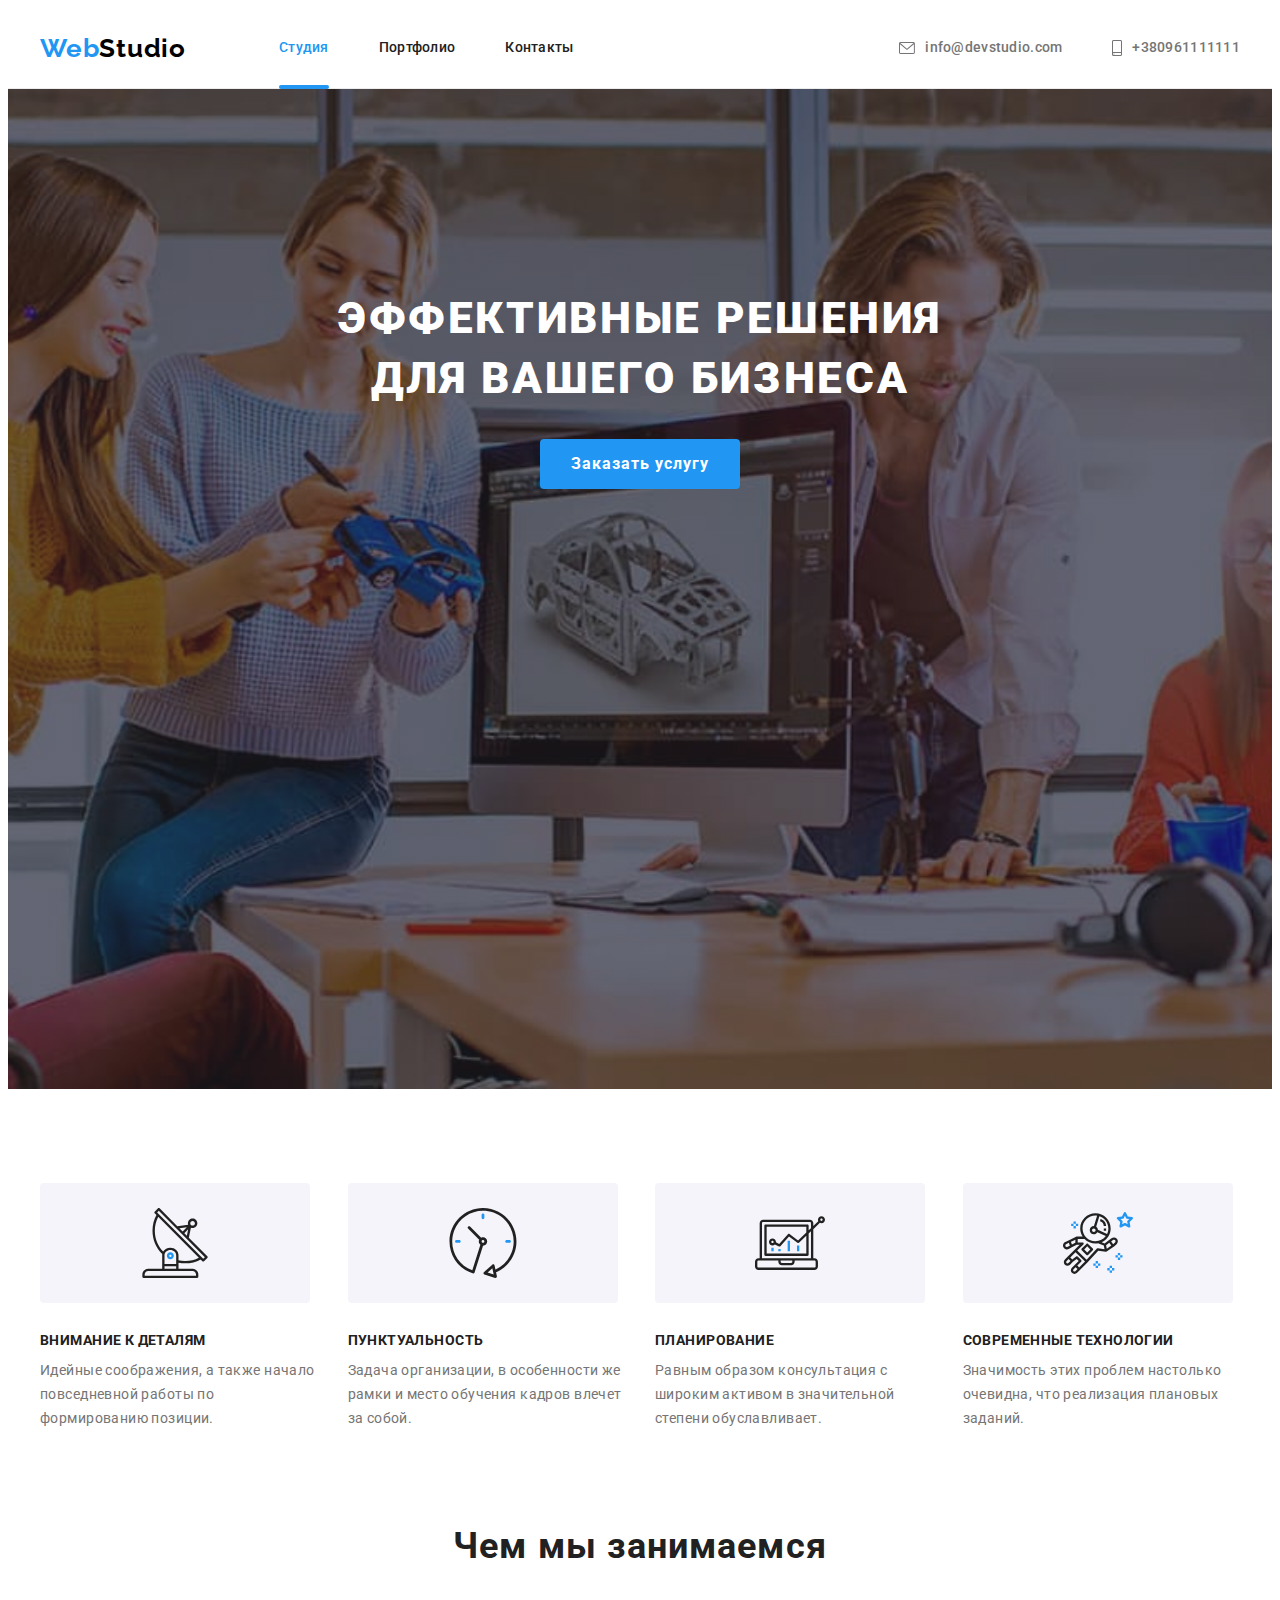
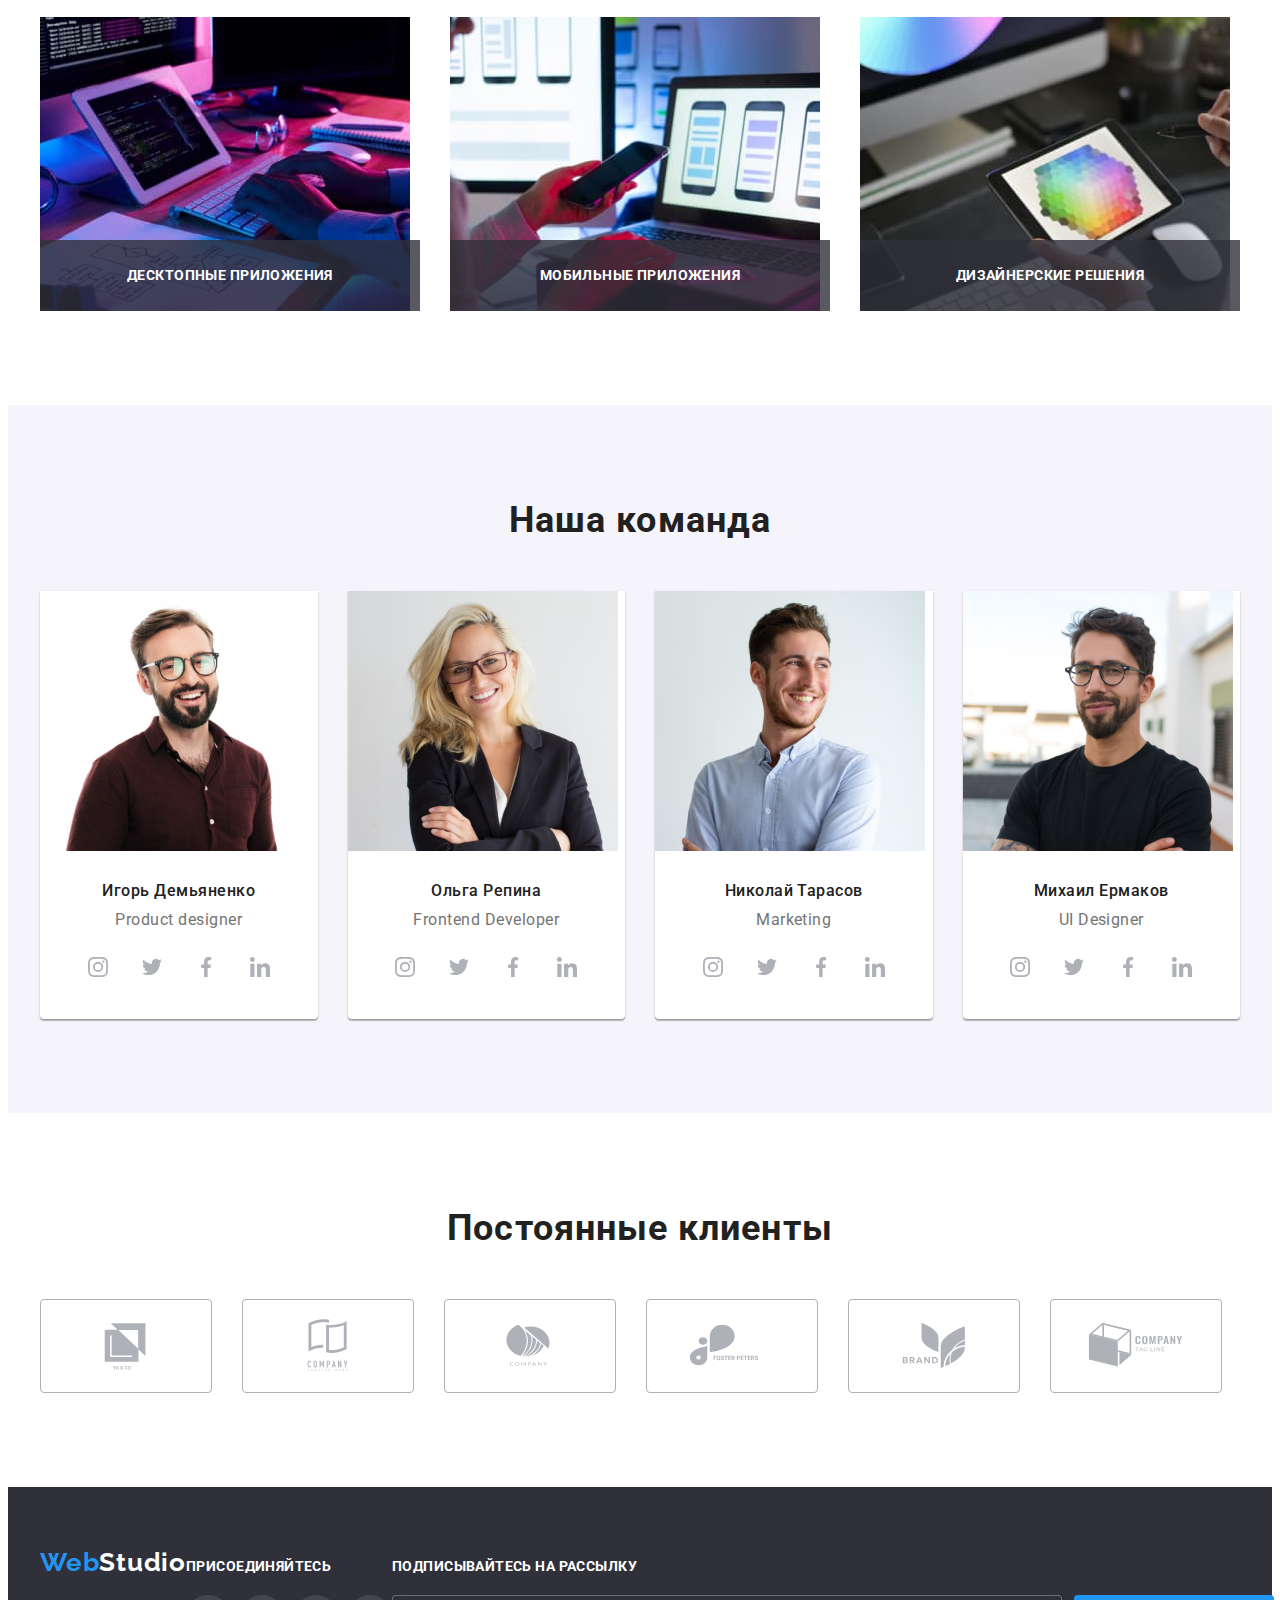
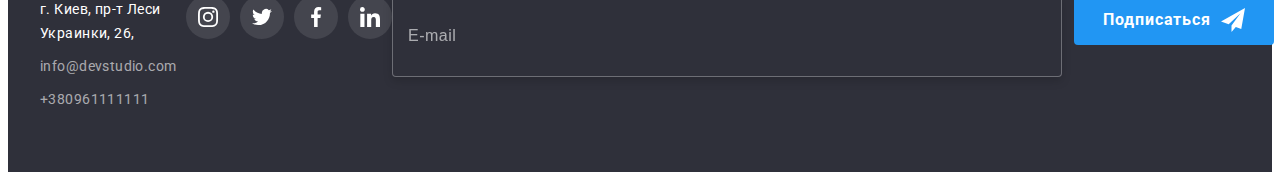
<file: index.html>
<!DOCTYPE html>
<html lang="ru">
  <head>
    <meta charset="UTF-8" />
    <meta http-equiv="X-UA-Compatible" content="IE=edge" />
    <meta name="viewport" content="width=device-width, initial-scale=1.0" />
    <title>Веб-студия</title>
    <link rel="preconnect" href="https://fonts.googleapis.com" />
    <link rel="preconnect" href="https://fonts.gstatic.com" crossorigin />
    <link
      href="https://fonts.googleapis.com/css2?family=Raleway:wght@400;700&family=Roboto:wght@400;500;700;900&display=swap"
      rel="stylesheet"
    />
    <link
      rel="stylesheet"
      href="https://cdnjs.cloudflare.com/ajax/libs/modern-normalize/1.1.0/modern-normalize.min.css"
      integrity="sha512-wpPYUAdjBVSE4KJnH1VR1HeZfpl1ub8YT/NKx4PuQ5NmX2tKuGu6U/JRp5y+Y8XG2tV+wKQpNHVUX03MfMFn9Q=="
      crossorigin="anonymous"
      referrerpolicy="no-referrer"
    />
    <link
      rel="stylesheet"
      href="https://cdnjs.cloudflare.com/ajax/libs/modern-normalize/1.1.0/modern-normalize.min.css"
      integrity="sha512-wpPYUAdjBVSE4KJnH1VR1HeZfpl1ub8YT/NKx4PuQ5NmX2tKuGu6U/JRp5y+Y8XG2tV+wKQpNHVUX03MfMFn9Q=="
      crossorigin="anonymous"
      referrerpolicy="no-referrer"
    />
    <link rel="stylesheet" href="./css/styles.css" />
  </head>

  <body>
    <header class="header-section">
      <div class="container head-container">
        <a href="./index.html" class="logo" lang="en">
          Web<span class="logo-header">Studio</span>
        </a>
        <nav>
          <ul class="nav list-item">
            <li class="nav-item">
              <a href="./index.html" aria-current="page" class="nav-link">Студия</a>
            </li>
            <li class="nav-item"><a href="./portfolio.html" class="nav-link">Портфолио</a></li>
            <li class="nav-item"><a href="" class="nav-link">Контакты</a></li>
          </ul>
        </nav>
        <ul class="nav-contacts list-item">
          <li class="nav-contacts-item">
            <a href="mailto:info@devstudio.com" class="nav-mail">
              <svg class="mail-icon" width="16" height="12">
                <use href="./images/icons.svg#icon-envelope"></use>
              </svg>
              info@devstudio.com
            </a>
          </li>
          <li class="nav-contacts-item">
            <a href="tel:+380961111111" class="nav-tel">
              <svg class="tel-icon" width="10" height="16">
                <use href="./images/icons.svg#icon-smartphone"></use>
              </svg>
              +380961111111
            </a>
          </li>
        </ul>
      </div>
    </header>
    <main>
      <section class="section hero">
        <div class="container hero-container">
          <h1 class="hero-title">эффективные решения для вашего бизнеса</h1>
          <button type="button" class="btn" data-modal-open>Заказать услугу</button>
        </div>
      </section>
      <section class="section">
        <!--Скрытый заголовок Преимущества-->

        <div class="container">
          <h2 class="visually-hidden">Преимущества</h2>
          <ul class="feature-list list-item">
            <li class="feature-item">
              <div class="feature-icon-img">
                <svg class="feature-icon" width="70px" height="70px">
                  <use href="./images/icons.svg#icon-attention"></use>
                </svg>
              </div>
              <h3 class="features">Внимание к деталям</h3>
              <p class="features-text">
                Идейные соображения, а также начало повседневной работы по формированию позиции.
              </p>
            </li>
            <li class="feature-item">
              <div class="feature-icon-img">
                <svg class="feature-icon" width="70px" height="70px">
                  <use href="./images/icons.svg#icon-punctuality"></use>
                </svg>
              </div>
              <h3 class="features">Пунктуальность</h3>
              <p class="features-text">
                Задача организации, в особенности же рамки и место обучения кадров влечет за собой.
              </p>
            </li>
            <li class="feature-item">
              <div class="feature-icon-img">
                <svg class="feature-icon" width="70px" height="70px">
                  <use href="./images/icons.svg#icon-planning"></use>
                </svg>
              </div>
              <h3 class="features">Планирование</h3>
              <p class="features-text">
                Равным образом консультация с широким активом в значительной степени обуславливает.
              </p>
            </li>
            <li class="feature-item">
              <div class="feature-icon-img">
                <svg class="feature-icon" width="70px" height="70px">
                  <use href="./images/icons.svg#icon-modern-technology"></use>
                </svg>
              </div>
              <h3 class="features">Современные технологии</h3>
              <p class="features-text">
                Значимость этих проблем настолько очевидна, что реализация плановых заданий.
              </p>
            </li>
          </ul>
        </div>
      </section>
      <section class="section work-section">
        <div class="container">
          <h2 class="work">Чем мы занимаемся</h2>
          <ul class="project-list list-item">
            <li class="list-item list-project">
              <div class="project-list-foto">
                <img
                  src="./images/box-1.jpg"
                  alt="Работа с программным обеспечением"
                  width="370"
                  height="294"
                />
                <div class="list-project-description">
                  <p class="list-project-text">десктопные приложения</p>
                </div>
              </div>
            </li>
            <li class="list-item list-project">
              <div class="project-list-foto">
                <img
                  src="./images/box-2.jpg"
                  alt="Тестирование мобильных приложений"
                  width="370"
                  height="294"
                />
              </div>
              <div class="list-project-description">
                <p class="list-project-text">мобильные приложения</p>
              </div>
            </li>
            <li class="list-item list-project">
              <div class="project-list-foto">
                <img
                  src="./images/box-3.jpg"
                  alt="Работа с цветовой палитрой"
                  width="370"
                  height="294"
                />
              </div>
              <div class="list-project-description">
                <p class="list-project-text">дизайнерские решения</p>
              </div>
            </li>
          </ul>
        </div>
      </section>
      <section class="section team">
        <div class="container">
          <h2 class="members">Наша команда</h2>
          <ul class="member-list list-item">
            <li class="member-item">
              <img
                class="member-foto"
                src="./images/igor-demianenko.jpg"
                alt="Игорь Демьяненко"
                width="270"
                height="260"
              />
              <div class="member-description">
                <h3 class="member">Игорь Демьяненко</h3>
                <p class="member-position" lang="en">Product designer</p>
                <ul class="member-socials list-item">
                  <li class="member-social-item">
                    <a href="" class="member-social-link">
                      <svg class="member-social-icon" width="20px" height="20px">
                        <use href="./images/icons.svg#icon-instagram"></use>
                      </svg>
                    </a>
                  </li>
                  <li class="member-social-item">
                    <a href="" class="member-social-link">
                      <svg class="member-social-icon" width="20px" height="20px">
                        <use href="./images/icons.svg#icon-twitter"></use>
                      </svg>
                    </a>
                  </li>
                  <li class="member-social-item">
                    <a href="" class="member-social-link">
                      <svg class="member-social-icon" width="20px" height="20px">
                        <use href="./images/icons.svg#icon-facebook"></use>
                      </svg>
                    </a>
                  </li>
                  <li class="member-social-item">
                    <a href="" class="member-social-link">
                      <svg class="member-social-icon" width="20px" height="20px">
                        <use href="./images/icons.svg#icon-linkedin"></use>
                      </svg>
                    </a>
                  </li>
                </ul>
              </div>
            </li>
            <li class="member-item">
              <img
                class="member-foto"
                src="./images/olga-repina.jpg"
                alt="Ольга Репина"
                width="270"
                height="260"
              />
              <div class="member-description">
                <h3 class="member">Ольга Репина</h3>
                <p class="member-position" lang="en">Frontend Developer</p>
                <ul class="member-socials list-item">
                  <li class="member-social-item">
                    <a href="" class="member-social-link">
                      <svg class="member-social-icon" width="20px" height="20px">
                        <use href="./images/icons.svg#icon-instagram"></use>
                      </svg>
                    </a>
                  </li>
                  <li class="member-social-item">
                    <a href="" class="member-social-link">
                      <svg class="member-social-icon" width="20px" height="20px">
                        <use href="./images/icons.svg#icon-twitter"></use>
                      </svg>
                    </a>
                  </li>
                  <li class="member-social-item">
                    <a href="" class="member-social-link">
                      <svg class="member-social-icon" width="20px" height="20px">
                        <use href="./images/icons.svg#icon-facebook"></use>
                      </svg>
                    </a>
                  </li>
                  <li class="member-social-item">
                    <a href="" class="member-social-link">
                      <svg class="member-social-icon" width="20px" height="20px">
                        <use href="./images/icons.svg#icon-linkedin"></use>
                      </svg>
                    </a>
                  </li>
                </ul>
              </div>
            </li>
            <li class="member-item">
              <img
                class="member-foto"
                src="./images/nikolay-tarasov.jpg"
                alt="Николай Тарасов"
                width="270"
                height="260"
              />
              <div class="member-description">
                <h3 class="member">Николай Тарасов</h3>
                <p class="member-position" lang="en">Marketing</p>
                <ul class="member-socials list-item">
                  <li class="member-social-item">
                    <a href="" class="member-social-link">
                      <svg class="member-social-icon" width="20px" height="20px">
                        <use href="./images/icons.svg#icon-instagram"></use>
                      </svg>
                    </a>
                  </li>
                  <li class="member-social-item">
                    <a href="" class="member-social-link">
                      <svg class="member-social-icon" width="20px" height="20px">
                        <use href="./images/icons.svg#icon-twitter"></use>
                      </svg>
                    </a>
                  </li>
                  <li class="member-social-item">
                    <a href="" class="member-social-link">
                      <svg class="member-social-icon" width="20px" height="20px">
                        <use href="./images/icons.svg#icon-facebook"></use>
                      </svg>
                    </a>
                  </li>
                  <li class="member-social-item">
                    <a href="" class="member-social-link">
                      <svg class="member-social-icon" width="20px" height="20px">
                        <use href="./images/icons.svg#icon-linkedin"></use>
                      </svg>
                    </a>
                  </li>
                </ul>
              </div>
            </li>
            <li class="member-item">
              <img
                class="member-foto"
                src="./images/mikhail-ermakov.jpg"
                alt="Михаил Ермаков"
                width="270"
                height="260"
              />
              <div class="member-description">
                <h3 class="member">Михаил Ермаков</h3>
                <p class="member-position" lang="en">UI Designer</p>
                <ul class="member-socials list-item">
                  <li class="member-social-item">
                    <a href="" class="member-social-link">
                      <svg class="member-social-icon" width="20px" height="20px">
                        <use href="./images/icons.svg#icon-instagram"></use>
                      </svg>
                    </a>
                  </li>
                  <li class="member-social-item">
                    <a href="" class="member-social-link">
                      <svg class="member-social-icon" width="20px" height="20px">
                        <use href="./images/icons.svg#icon-twitter"></use>
                      </svg>
                    </a>
                  </li>
                  <li class="member-social-item">
                    <a href="" class="member-social-link">
                      <svg class="member-social-icon" width="20px" height="20px">
                        <use href="./images/icons.svg#icon-facebook"></use>
                      </svg>
                    </a>
                  </li>
                  <li class="member-social-item">
                    <a href="" class="member-social-link">
                      <svg class="member-social-icon" width="20px" height="20px">
                        <use href="./images/icons.svg#icon-linkedin"></use>
                      </svg>
                    </a>
                  </li>
                </ul>
              </div>
            </li>
          </ul>
        </div>
      </section>
      <section class="section">
        <div class="container">
          <h2 class="clients">Постоянные клиенты</h2>
          <ul class="clients-list list-item">
            <li>
              <a href="" class="client-link">
                <svg class="client-icon" width="106px" height="60px">
                  <use href="./images/icons.svg#icon-client-1"></use>
                </svg>
              </a>
            </li>
            <li>
              <a href="" class="client-link">
                <svg class="client-icon" width="106px" height="60px">
                  <use href="./images/icons.svg#icon-client-2"></use>
                </svg>
              </a>
            </li>
            <li>
              <a href="" class="client-link">
                <svg class="client-icon" width="106px" height="60px">
                  <use href="./images/icons.svg#icon-client-3"></use>
                </svg>
              </a>
            </li>
            <li>
              <a href="" class="client-link">
                <svg class="client-icon" width="106px" height="60px">
                  <use href="./images/icons.svg#icon-client-4"></use>
                </svg>
              </a>
            </li>
            <li>
              <a href="" class="client-link">
                <svg class="client-icon" width="106px" height="60px">
                  <use href="./images/icons.svg#icon-client-5"></use>
                </svg>
              </a>
            </li>
            <li>
              <a href="" class="client-link">
                <svg class="client-icon" width="106px" height="60px">
                  <use href="./images/icons.svg#icon-client-6"></use>
                </svg>
              </a>
            </li>
          </ul>
        </div>
      </section>
    </main>
    <footer class="footer section section-footer">
        <div class="f-container">
          <div class="foot-container">
            <a href="./index.html" class="logo-foot" lang="en">
              Web<span class="logo-footer">Studio</span>
            </a>
            <address class="footer-address">
              <ul class="footer-contacts list-item">
                <li class="footer-item">
                  <a href="" class="footer-add">г. Киев, пр-т Леси Украинки, 26,</a>
                  <br />
                </li>
                <li class="footer-item">
                  <a href="mailto:info@devstudio.com" class="footer-mail">info@devstudio.com</a>
                </li>
                <li><a href="tel:+380961111111" class="footer-tel">+380961111111</a></li>
              </ul>
            </address>
          </div>
          <div class="foot-container">
            <strong class="join">присоединяйтесь</strong>
            <ul class="footer-socials list-item">
              <li class="footer-social-item">
                <a href="" class="footer-social-link">
                  <svg class="footer-social-icon" width="20px" height="20px">
                    <use href="./images/icons.svg#icon-instagram"></use>
                  </svg>
                </a>
              </li>
              <li class="footer-social-item">
                <a href="" class="footer-social-link">
                  <svg class="footer-social-icon" width="20px" height="20px">
                    <use href="./images/icons.svg#icon-twitter"></use>
                  </svg>
                </a>
              </li>
              <li class="footer-social-item">
                <a href="" class="footer-social-link">
                  <svg class="footer-social-icon" width="20px" height="20px">
                    <use href="./images/icons.svg#icon-facebook"></use>
                  </svg>
                </a>
              </li>
              <li class="footer-social-item">
                <a href="" class="footer-social-link">
                  <svg class="footer-social-icon" width="20px" height="20px">
                    <use href="./images/icons.svg#icon-linkedin"></use>
                  </svg>
                </a>
              </li>
            </ul>
          </div>
        <div class="foot-container">
          <strong class="mailing">подписывайтесь на рассылку</strong>
          <form class="mailing-form" name="mailing-form">
            <input class="mailing-input" type="email" name="mailing-email" placeholder="E-mail" />
            <div class="btn-wrap">
              <button class="mailing-btn" type="submit">
                Подписаться
                <svg class="icon-send" width="24px" height="24px">
                  <use href="./images/icons.svg#icon-send"></use>
                </svg>
              </button>
            </div>
          </form>
        </div>
      </div>
    </footer>
    <div class="backdrop is-hidden" data-modal>
      <div class="modal">
        <button type="button" class="close-btn" data-modal-close>
          <svg class="icon-btn" width="18px" height="18px">
            <use href="./images/icons.svg#icon-close-button"></use>
          </svg>
        </button>
        <p class="order-form-title">Оставьте свои данные, мы вам перезвоним</p>
        <form class="order-form">
          <label for="user-name" class="order-form-label">Имя</label>
          <input type="text" name="user-name" id="user-name" class="order-form-input" />

          <label for="user-tel" class="order-form-label">Телефон</label>
          <input type="tel" name="user-tel" id="user-tel" class="order-form-input" />

          <label for="user-email" class="order-form-label">Почта</label>
          <input type="email" name="user-email" id="user-email" class="order-form-input" />

          <label for="user-comment" class="order-form-label">Комментарий</label>
          <textarea
            name="user-comment"
            placeholder="Введите текст"
            id="user-comment"
            class="order-form-comment"
          ></textarea>
          <div class="condition-checkbox">
            <input type="checkbox" name="conditions" id="condition-checkbox" />
            <label for="condition-checkbox" class="condition-checkbox-label"
              >Соглашаюсь с рассылкой и принимаю <a href="">Условия договора</a></label
            >
          </div>
          <button type="submit" class="order-submit-btn">Отправить</button>
        </form>
      </div>
    </div>
    <script src="./js/modal.js"></script>
  </body>
</html>
</file>
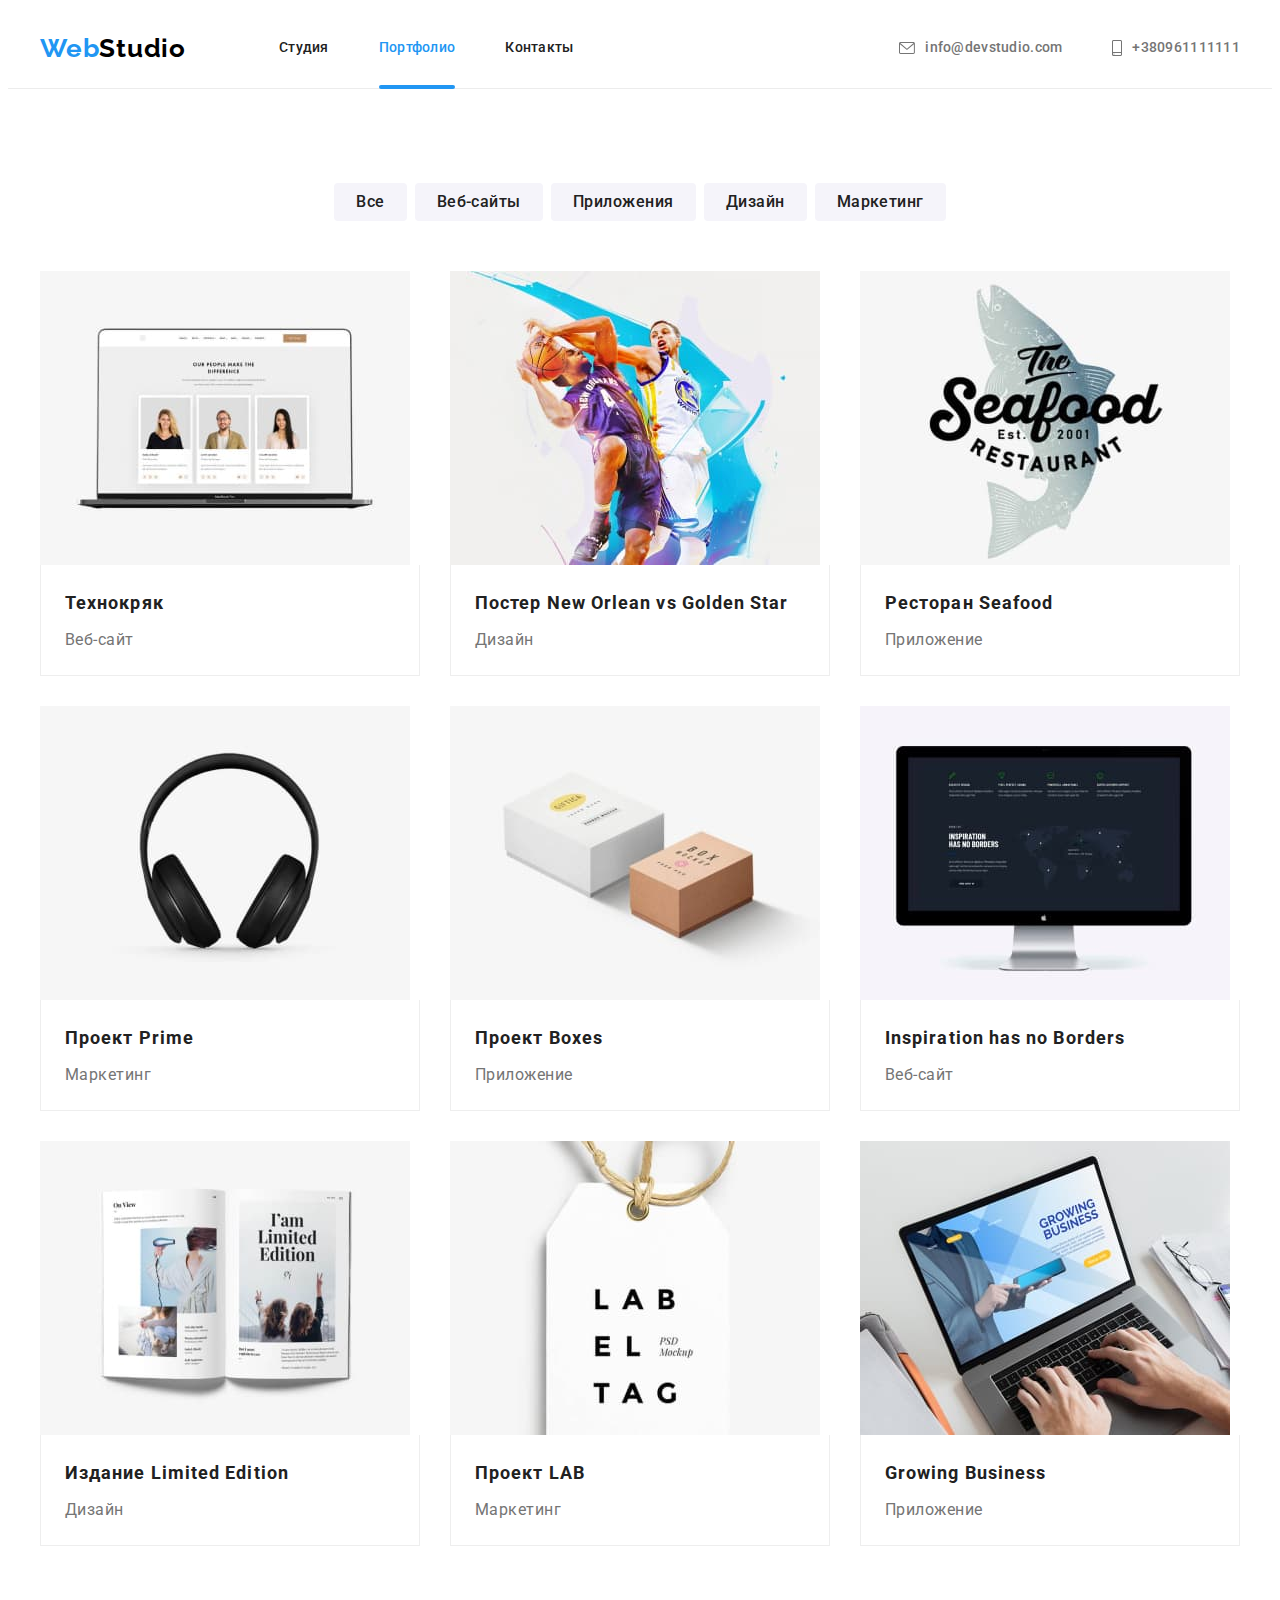
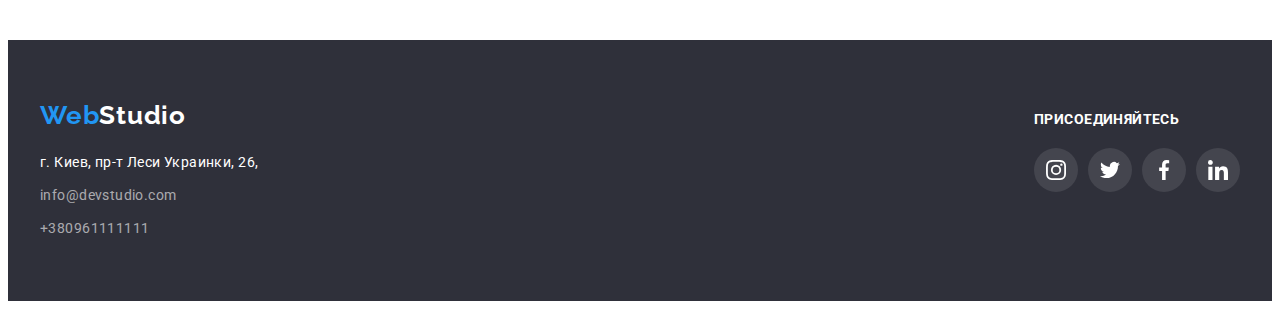
<file: portfolio.html>
<!DOCTYPE html>
<html lang="en">
  <head>
    <meta charset="UTF-8" />
    <meta http-equiv="X-UA-Compatible" content="IE=edge" />
    <meta name="viewport" content="width=device-width, initial-scale=1.0" />
    <title>Портфолио</title>
    <link rel="preconnect" href="https://fonts.googleapis.com" />
    <link rel="preconnect" href="https://fonts.gstatic.com" crossorigin />
    <link
      href="https://fonts.googleapis.com/css2?family=Raleway:wght@400;700&family=Roboto:wght@400;500;700;900&display=swap"
      rel="stylesheet"
    />
    <link
      rel="stylesheet"
      href="https://cdnjs.cloudflare.com/ajax/libs/modern-normalize/1.1.0/modern-normalize.min.css"
      integrity="sha512-wpPYUAdjBVSE4KJnH1VR1HeZfpl1ub8YT/NKx4PuQ5NmX2tKuGu6U/JRp5y+Y8XG2tV+wKQpNHVUX03MfMFn9Q=="
      crossorigin="anonymous"
      referrerpolicy="no-referrer"
    />
    <link rel="stylesheet" href="./css/styles.css" />
  </head>
  <body>
    <header class="header-section">
      <div class="container head-container">
        <a href="./index.html" class="logo" lang="en">
          Web<span class="logo-header">Studio</span>
        </a>
        <nav>
          <ul class="nav list-item">
            <li class="nav-item">
              <a href="./index.html" class="nav-link">Студия</a>
            </li>
            <li class="nav-item">
              <a href="./portfolio.html" aria-current="page" class="nav-link">Портфолио</a>
            </li>
            <li class="nav-item"><a href="" class="nav-link">Контакты</a></li>
          </ul>
        </nav>
        <ul class="nav-contacts list-item">
          <li class="nav-contacts-item">
            <a href="mailto:info@devstudio.com" class="nav-mail">
              <svg class="mail-icon" width="16" height="12">
                <use href="./images/icons.svg#icon-envelope"></use>
              </svg>
              info@devstudio.com
            </a>
          </li>
          <li class="nav-contacts-item">
            <a href="tel:+380961111111" class="nav-tel">
              <svg class="tel-icon" width="10" height="16">
                <use href="./images/icons.svg#icon-smartphone"></use>
              </svg>
              +380961111111
            </a>
          </li>
        </ul>
      </div>
    </header>
    <main>
      <section class="section section-filters">
        <div class="container container-portfolio">
          <!--Скрытый заголовок Примеры проектов-->
          <h1 class="visually-hidden">Примеры проектов</h1>
          <ul class="portfolio list-item">
            <li><button type="button" class="portfolio-btn">Все</button></li>
            <li><button type="button" class="portfolio-btn">Веб-сайты</button></li>
            <li><button type="button" class="portfolio-btn">Приложения</button></li>
            <li><button type="button" class="portfolio-btn">Дизайн</button></li>
            <li><button type="button" class="portfolio-btn">Маркетинг</button></li>
          </ul>
          <ul class="project list-item">
            <li class="project-item">
              <a href="" class="project-link">
                <div class="project-card">
                  <img src="./images/technokryak.jpg" alt="Технокряк" width="370" height="294" />
                  <p class="project-text">
                    Ресурс предлагает комплексные решения с разным уровнем функционала и сервисов.
                    Все это позволит посетителю получить исчерпывающие сведения о компании или
                    частном лице.
                  </p>
                </div>
                <div class="project-description">
                  <h2 class="project-title">Технокряк</h2>
                  <p class="project-type">Веб-сайт</p>
                </div>
              </a>
            </li>

            <li class="project-item">
              <a href="" class="project-link">
                <div class="project-card">
                  <img
                    src="./images/new-orlean.jpg"
                    alt="New Orlean vs Golden Star"
                    width="370"
                    height="294"
                  />
                  <div class="project-text-container">
                    <p class="project-text">
                      Ресурс предлагает комплексные решения с разным уровнем функционала и сервисов.
                      Все это позволит посетителю получить исчерпывающие сведения о компании или
                      частном лице.
                    </p>
                  </div>
                </div>
                <div class="project-description">
                  <h2 class="project-title">
                    Постер
                    <span lang="en">New Orlean vs Golden Star</span>
                  </h2>
                  <p class="project-type">Дизайн</p>
                </div>
              </a>
            </li>
            <li class="project-item">
              <a href="" class="project-link">
                <div class="project-card">
                  <img src="./images/seafood.jpg" alt="Seafood" width="370" height="294" />
                  <div class="project-text-container">
                    <p class="project-text">
                      Ресурс предлагает комплексные решения с разным уровнем функционала и сервисов.
                      Все это позволит посетителю получить исчерпывающие сведения о компании или
                      частном лице.
                    </p>
                  </div>
                </div>
                <div class="project-description">
                  <h2 class="project-title">
                    Ресторан
                    <span lang="en">Seafood</span>
                  </h2>
                  <p class="project-type">Приложение</p>
                </div>
              </a>
            </li>
            <li class="project-item">
              <a href="" class="project-link">
                <div class="project-card">
                  <img src="./images/prime.jpg" alt="Prime" width="370" height="294" />
                  <div class="project-text-container">
                    <p class="project-text">
                      Ресурс предлагает комплексные решения с разным уровнем функционала и сервисов.
                      Все это позволит посетителю получить исчерпывающие сведения о компании или
                      частном лице.
                    </p>
                  </div>
                </div>
                <div class="project-description">
                  <h2 class="project-title">
                    Проект
                    <span lang="en">Prime</span>
                  </h2>
                  <p class="project-type">Маркетинг</p>
                </div>
              </a>
            </li>
            <li class="project-item">
              <a href="" class="project-link">
                <div class="project-card">
                  <img src="./images/boxes.jpg" alt="Boxes" width="370" height="294" />
                  <div class="project-text-container">
                    <p class="project-text">
                      Ресурс предлагает комплексные решения с разным уровнем функционала и сервисов.
                      Все это позволит посетителю получить исчерпывающие сведения о компании или
                      частном лице.
                    </p>
                  </div>
                </div>
                <div class="project-description">
                  <h2 class="project-title">
                    Проект
                    <span lang="en">Boxes</span>
                  </h2>
                  <p class="project-type">Приложение</p>
                </div>
              </a>
            </li>
            <li class="project-item">
              <a href="" class="project-link">
                <div class="project-card">
                  <img
                    src="./images/inspiration.jpg"
                    alt="Inspiration has no Border"
                    width="370"
                    height="294"
                  />
                  <div class="project-text-container">
                    <p class="project-text">
                      Ресурс предлагает комплексные решения с разным уровнем функционала и сервисов.
                      Все это позволит посетителю получить исчерпывающие сведения о компании или
                      частном лице.
                    </p>
                  </div>
                </div>
                <div class="project-description">
                  <h2 class="project-title" lang="en">Inspiration has no Borders</h2>
                  <p class="project-type">Веб-сайт</p>
                </div>
              </a>
            </li>
            <li class="project-item">
              <a href="" class="project-link">
                <div class="project-card">
                  <img
                    src="./images/limited-edition.jpg"
                    alt="Limited Edition"
                    width="370"
                    height="294"
                  />
                  <div class="project-text-container">
                    <p class="project-text">
                      Ресурс предлагает комплексные решения с разным уровнем функционала и сервисов.
                      Все это позволит посетителю получить исчерпывающие сведения о компании или
                      частном лице.
                    </p>
                  </div>
                </div>
                <div class="project-description">
                  <h2 class="project-title">
                    Издание
                    <span lang="en">Limited Edition</span>
                  </h2>
                  <p class="project-type">Дизайн</p>
                </div>
              </a>
            </li>
            <li class="project-item">
              <a href="" class="project-link">
                <div class="project-card">
                  <img src="./images/lab.jpg" alt="LAB" width="370" height="294" />
                  <div class="project-text-container">
                    <p class="project-text">
                      Ресурс предлагает комплексные решения с разным уровнем функционала и сервисов.
                      Все это позволит посетителю получить исчерпывающие сведения о компании или
                      частном лице.
                    </p>
                  </div>
                </div>
                <div class="project-description">
                  <h2 class="project-title">
                    Проект
                    <span lang="en">LAB</span>
                  </h2>
                  <p class="project-type">Маркетинг</p>
                </div>
              </a>
            </li>
            <li class="project-item">
              <a href="" class="project-link">
                <div class="project-card">
                  <img
                    src="./images/growing-business.jpg"
                    alt="Growing Business"
                    width="370"
                    height="294"
                  />
                  <div class="project-text-container">
                    <p class="project-text">
                      Ресурс предлагает комплексные решения с разным уровнем функционала и сервисов.
                      Все это позволит посетителю получить исчерпывающие сведения о компании или
                      частном лице.
                    </p>
                  </div>
                </div>
                <div class="project-description">
                  <h2 class="project-title" lang="en">Growing Business</h2>
                  <p class="project-type">Приложение</p>
                </div>
              </a>
            </li>
          </ul>
        </div>
      </section>
    </main>
    <footer class="footer section section-footer">
      <div class="f-container">
        <div class="foot-container">
          <a href="./index.html" class="logo-foot" lang="en">
            Web<span class="logo-footer">Studio</span>
          </a>
          <address class="footer-address">
            <ul class="footer-contacts list-item">
              <li class="footer-item">
                <a href="" class="footer-add">г. Киев, пр-т Леси Украинки, 26,</a>
                <br />
              </li>
              <li class="footer-item">
                <a href="mailto:info@devstudio.com" class="footer-mail">info@devstudio.com</a>
              </li>
              <li><a href="tel:+380961111111" class="footer-tel">+380961111111</a></li>
            </ul>
          </address>
        </div>
        <div class="foot-container">
          <b class="join">присоединяйтесь</b>
          <ul class="footer-socials list-item">
            <li class="footer-social-item">
              <a href="" class="footer-social-link">
                <svg class="footer-social-icon" width="20px" height="20px">
                  <use href="./images/icons.svg#icon-instagram"></use>
                </svg>
              </a>
            </li>
            <li class="footer-social-item">
              <a href="" class="footer-social-link">
                <svg class="footer-social-icon" width="20px" height="20px">
                  <use href="./images/icons.svg#icon-twitter"></use>
                </svg>
              </a>
            </li>
            <li class="footer-social-item">
              <a href="" class="footer-social-link">
                <svg class="footer-social-icon" width="20px" height="20px">
                  <use href="./images/icons.svg#icon-facebook"></use>
                </svg>
              </a>
            </li>
            <li class="footer-social-item">
              <a href="" class="footer-social-link">
                <svg class="footer-social-icon" width="20px" height="20px">
                  <use href="./images/icons.svg#icon-linkedin"></use>
                </svg>
              </a>
            </li>
          </ul>
        </div>
      </div>
    </footer>
  </body>
</html>
</file>
<file: css/styles.css>
/* основной цвет фона - #FFFFFF
вторичный цвет фона - #F5F4FA
цвет заголовков - #212121
цвет текста - #757575
цвет акцента, ховера фокуса - #2196F3
ховер кнопки "заказать услугу" - #188ce8

цвета лого - #2196F3  #000000 #FFFFFF
цвет тел и емейл в футере - rgba(255, 255, 255, 0.6) 
бекграунд цвет футера и заглушки героя - #2F303A */

.visually-hidden {
  position: absolute;
  white-space: nowrap;
  width: 1px;
  height: 1px;
  overflow: hidden;
  border: 0;
  padding: 0;
  clip: rect(0 0 0 0);
  clip-path: inset(50%);
  margin: -1px;
}

:root {
  --main-background-color: #ffffff;
  --secondary-background-color: #f5f4fa;
  --title-color: #212121;
  --text-color: #757575;
  --active-hover-focus-current: #2196f3;
  --main-logo: #2196f3;
  --hover-btn: #188ce8;
  --logo-header: #000000;
  --logo-footer: #ffffff;
  --contacts-footer: rgba(255, 255, 255, 0.6);
  --background-footer-hero: #2f303a;
}

p,
h1,
h2,
h3,
h4,
h5,
h6 {
  margin: 0;
}

ul,
ol {
  margin: 0;
  padding-left: 0;
}

img {
  display: block;
  max-width: 100%;
  height: auto;
}

body {
  color: var(--text-color);
  background-color: var(--main-background-color);
  font-family: 'Roboto', sans-serif;
}

.head-container {
  display: flex;
  align-items: center;
}

.container {
  width: 1200px;
  margin-left: auto;
  margin-right: auto;
  padding-left: 15px;
  padding-right: 15px;
}

.section {
  padding-bottom: 94px;
  padding-top: 94px;
}

.header-section {
  border-bottom: 1px solid #ececec;
}

.logo {
  display: block;
  padding-top: 24px;
  padding-bottom: 24px;
  margin-right: 93px;
  color: var(--main-logo);
  font-family: 'Raleway', sans-serif;
  text-decoration: none;
  font-weight: 700;
  font-size: 26px;
  line-height: 1.19;
  letter-spacing: 0.03em;
}

.logo-header {
  color: var(--logo-header);
}

.logo-footer {
  color: var(--logo-footer);
}

.list-item {
  list-style: none;
}

.nav {
  display: flex;
  font-weight: 500;
  font-size: 14px;
  line-height: 1.14;
  letter-spacing: 0.02em;
}

.nav-contacts {
  display: flex;
  margin-left: auto;
}

.nav-item + .nav-item {
  margin-left: 50px;
}

.nav-link {
  display: block;
  padding-top: 32px;
  padding-bottom: 32px;
  color: var(--title-color);
  text-decoration: none;
  transition: color 250ms cubic-bezier(0.4, 0, 0.2, 1);
}

.nav-tel,
.nav-mail {
  padding-top: 32px;
  padding-bottom: 32px;
  text-decoration: none;
  color: var(--text-color);
  font-weight: 500;
  font-size: 14px;
  line-height: 1.14;
  letter-spacing: 0.02em;
  display: flex;
  align-items: center;
  transition: color, 250ms, cubic-bezier(0.4, 0, 0.2, 1);
}

.mail-icon {
  fill: currentColor;
  margin-right: 10px;
}

.tel-icon {
  fill: currentColor;
  margin-right: 10px;
}

.nav-contacts-item + .nav-contacts-item {
  margin-left: 50px;
}

.nav-link:hover,
.nav-link:focus,
.nav-tel:hover,
.nav-tel:focus,
.nav-mail:hover,
.nav-mail:focus,
.footer-mail:hover,
.footer-mail:focus,
.footer-tel:hover,
.footer-tel:focus,
.footer-add:hover,
.footer-add:focus {
  color: var(--active-hover-focus-current);
}

[aria-current] {
  color: var(--active-hover-focus-current);
}

.nav-item {
  position: relative;
}

[aria-current]::after {
  content: '';

  position: absolute;
  bottom: -1px;
  left: 0;

  width: 100%;
  height: 4px;
  background-color: var(--active-hover-focus-current);
  border-radius: 2px;
}

.hero {
  margin: 0 auto;
  max-width: 1600px;
  height: 600px;
  background-color: var(--background-footer-hero);
  text-align: center;
  padding-bottom: 200px;
  padding-top: 200px;
  background-image: linear-gradient(rgba(47, 48, 58, 0.4), rgba(47, 48, 58, 0.4)),
    url(../images/hero-bg.jpg);
  background-repeat: no-repeat;
  background-position: center;
  background-size: cover;
}

.hero-title {
  margin-bottom: 30px;
  margin-left: auto;
  margin-right: auto;
  width: 696px;
  color: #ffffff;
  text-transform: uppercase;
  font-weight: 900;
  font-size: 44px;
  line-height: 1.36;
  text-align: center;
  letter-spacing: 0.06em;
}
.btn,
.order-submit-btn {
  margin: 0 auto;
  padding: 0;
  min-width: 200px;
  min-height: 50px;
  display: flex;
  justify-content: center;
  align-items: center;
  border-radius: 4px;
  border: none;
  font-family: inherit;
  color: #ffffff;
  background-color: var(--active-hover-focus-current);
  font-weight: 700;
  font-size: 16px;
  line-height: 1.88;
  letter-spacing: 0.06em;
  cursor: pointer;
  transition: background-color 250ms cubic-bezier(0.4, 0, 0.2, 1),
    box-shadow 250ms cubic-bezier(0.4, 0, 0.2, 1);
}

.btn:hover,
.btn:focus,
.order-submit-btn:hover,
.order-submit-btn:focus {
  background-color: var(--hover-btn);
  box-shadow: 0px 4px 4px rgba(0, 0, 0, 0.15);
}

.features {
  margin-bottom: 10px;
  color: var(--title-color);
  text-transform: uppercase;
  font-weight: 700;
  font-size: 14px;
  line-height: 1.14;
  letter-spacing: 0.03em;
}

.feature-list {
  display: flex;
  gap: 30px;
}

.feature-item {
  flex-basis: calc((100% - 90px) / 4);
}

.feature-icon-img {
  display: flex;
  justify-content: center;
  align-items: center;
  margin-bottom: 30px;
  width: 270px;
  height: 120px;
  background-color: var(--secondary-background-color);
  border-radius: 4px;
}

.features-text {
  color: var(--text-color);
  font-size: 14px;
  line-height: 1.71;
  letter-spacing: 0.03em;
}

.work {
  margin-bottom: 50px;
  color: var(--title-color);
  font-weight: 700;
  font-size: 36px;
  line-height: 1.17;
  text-align: center;
  letter-spacing: 0.03em;
}

.work-section {
  padding-top: 0;
}

.project-list {
  display: flex;
  gap: 30px;
}

.list-project {
  position: relative;
  flex-basis: calc((100% - 60px) / 3);
}

.project-list-foto {
  position: relative;
}

.list-project-text {
  font-weight: 700;
  font-size: 14px;
  line-height: 1.14;
  letter-spacing: 0.03em;
  text-transform: uppercase;
  color: #ffffff;
  text-align: center;
}

.list-project-description {
  position: absolute;
  bottom: 0;
  display: flex;
  justify-content: center;
  align-items: center;
  width: 100%;
  height: 24%;
  background-color: rgba(47, 48, 58, 0.8);
}

.team {
  background-color: var(--secondary-background-color);
}

.members {
  margin-bottom: 50px;
  color: var(--title-color);
  font-weight: 700;
  font-size: 36px;
  line-height: 1.17;
  text-align: center;
  letter-spacing: 0.03em;
}

.member-list {
  display: flex;
  gap: 30px;
}

.member-description {
  padding-bottom: 30px;
  padding-top: 30px;
}

.member-item {
  flex-basis: calc((100% - 60px) / 3);
  background-color: var(--main-background-color);
  box-shadow: 0px 1px 3px rgba(0, 0, 0, 0.12), 0px 1px 1px rgba(0, 0, 0, 0.14),
    0px 2px 1px rgba(0, 0, 0, 0.2);
  border-radius: 0px 0px 4px 4px;
}

.member {
  margin-bottom: 10px;
  color: var(--title-color);
  font-weight: 500;
  font-size: 16px;
  line-height: 1.19;
  text-align: center;
  letter-spacing: 0.03em;
}
.member-position {
  color: var(--text-color);
  margin-bottom: 16px;
  font-size: 16px;
  line-height: 1.19;
  text-align: center;
  letter-spacing: 0.03em;
}

.member-social-link {
  display: flex;
  justify-content: center;
  align-items: center;
  width: 44px;
  height: 44px;
  border-radius: 50%;
  color: #afb1b8;
  transition: background-color 250ms cubic-bezier(0.4, 0, 0.2, 1),
    color 250ms cubic-bezier(0.4, 0, 0.2, 1);
}

.member-social-icon {
  fill: currentColor;
}

.member-social-link:hover,
.member-social-link:focus {
  background-color: var(--active-hover-focus-current);
  color: #ffffff;
}

/*another method for icon-hover*/

/*.member-social-link:hover,
.member-social-link:focus {
  background-color: var(--active-hover-focus-current);
}

.member-social-link:hover,
.member-social-link:focus .member-social-icon {
  fill: #ffffff;
}*/

.member-socials {
  display: flex;
  justify-content: center;
  gap: 10px;
}

.clients-list {
  display: flex;
  gap: 30px;
}

.clients {
  margin-bottom: 50px;
  color: var(--title-color);
  font-weight: 700;
  font-size: 36px;
  line-height: 1.17;
  text-align: center;
  letter-spacing: 0.03em;
}

.client-link {
  display: flex;
  justify-content: center;
  align-items: center;
  width: 170px;
  height: 92px;
  outline: transparent;
  color: #afb1b8;
  border: 1px solid #afb1b8;
  border-radius: 4px;
  transition: color 250ms cubic-bezier(0.4, 0, 0.2, 1),
    border-color 250ms cubic-bezier(0.4, 0, 0.2, 1);
}

.client-icon {
  fill: currentColor;
}

.client-link:hover,
.client-link:focus {
  color: var(--active-hover-focus-current);
  border-color: var(--active-hover-focus-current);
}

.footer {
  background-color: var(--background-footer-hero);
}

/*.footer-wrap {
  width: 1200px;
  display: flex;
}*/

.logo-foot {
  display: block;
  margin-bottom: 20px;
  color: var(--main-logo);
  font-family: 'Raleway', sans-serif;
  text-decoration: none;
  font-weight: 700;
  font-size: 26px;
  line-height: 1.19;
  letter-spacing: 0.03em;
}

.footer-contacts {
  font-style: normal;
}

.footer-tel,
.footer-mail {
  font-size: 14px;
  line-height: 1.71;
  letter-spacing: 0.03em;
  color: var(--contacts-footer);
  text-decoration: none;
  transition: color, 250ms, cubic-bezier(0.4, 0, 0.2, 1);
}

.footer-address {
  margin-top: 10px;
}

.footer-item {
  margin-bottom: 9px;
}

.footer-add {
  font-size: 14px;
  line-height: 1.71;
  letter-spacing: 0.03em;
  color: #ffffff;
  text-decoration: none;
  transition: color, 250ms, cubic-bezier(0.4, 0, 0.2, 1);
}

.section-footer {
  padding-bottom: 60px;
  padding-top: 60px;
}

.join {
  display: block;
  text-transform: uppercase;
  margin-bottom: 20px;
  color: #ffffff;
  font-weight: 700;
  font-size: 14px;
  line-height: 1.14;
  letter-spacing: 0.03em;
}

.logo-footer {
  color: var(--main-background-color);
  font-family: 'Raleway', sans-serif;
  text-decoration: none;
}

.f-container {
  display: flex;
  justify-content: space-between;
  width: 1200px;
  align-items: baseline;
  margin-left: auto;
  margin-right: auto;
  padding-left: 15px;
  padding-right: 15px;
}

.footer-socials {
  display: flex;
  justify-content: center;
  gap: 10px;
}
.footer-social-link {
  display: flex;
  justify-content: center;
  align-items: center;
  width: 44px;
  height: 44px;
  border-radius: 50%;
  background-color: rgba(255, 255, 255, 0.1);
  color: #ffffff;
  transition: background-color 250ms cubic-bezier(0.4, 0, 0.2, 1);
}

.footer-social-icon {
  fill: currentColor;
}

.footer-social-link:hover,
.footer-social-link:focus {
  background-color: var(--active-hover-focus-current);
}


.mailing-form {
  display: flex;
  gap: 12px;
}

.mailing {
  display: block;
  margin-bottom: 20px;
  font-weight: 700;
  font-size: 14px;
  line-height: 1.14;
  letter-spacing: 0.03em;
  text-transform: uppercase;
  color: #ffffff;
}

.mailing-input {
  width: 358px;
  height: 50px;
  padding: 15px 295px 15px 15px;
  background-color: #2f303a;
  color: #ffffff;
  font-style: normal;
  font-weight: 400;
  font-size: 16px;
  line-height: 1.25;
  letter-spacing: 0.03em;
  border: 1px solid rgba(255, 255, 255, 0.3);
  filter: drop-shadow(0px 4px 4px rgba(0, 0, 0, 0.15));
  border-radius: 4px;
  outline: transparent;
  transition: background-color 250ms cubic-bezier(0.4, 0, 0.2, 1);
}

.mailing-input::placeholder {
  display: flex;
  align-items: center;
  font-size: 16px;
  line-height: 1.25;
  letter-spacing: 0.03em;
  color: rgba(255, 255, 255, 0.6);
}
.mailing-input:focus {
  border: 1px solid #2196f3;
}

.mailing-btn {
  min-width: 200px;
  height: 50px;
  display: flex;
  justify-content: center;
  align-items: center;
  gap: 10px;
  border-radius: 4px;
  padding: 0;
  border: none;
  font-family: inherit;
  font-weight: 700;
  font-size: 16px;
  line-height: 1.88;
  letter-spacing: 0.06em;
  color: #ffffff;
  background-color: var(--active-hover-focus-current);
  cursor: pointer;
  transition: background-color 250ms cubic-bezier(0.4, 0, 0.2, 1),
    box-shadow 250ms cubic-bezier(0.4, 0, 0.2, 1);
}

.mailing-btn:hover,
.mailing-btn:focus {
  background-color: var(--hover-btn);
  box-shadow: 0px 4px 4px rgba(0, 0, 0, 0.15);
}

.portfolio {
  display: flex;
  justify-content: center;
  gap: 8px;
  margin-bottom: 50px;
}

.project {
  display: flex;
  flex-wrap: wrap;
  gap: 30px;
}

.project-card {
  position: relative;
  overflow: hidden;
}

.project-item:hover .project-text,
.project-link:focus .project-text {
  transform: translateY(0);
  transition: transform 250ms cubic-bezier(0.4, 0, 0.2, 1);
}

.project-text {
  position: absolute;
  top: 0;
  left: 0;
  transform: translateY(100%);
  transition: transform 250ms cubic-bezier(0.4, 0, 0.2, 1);

  width: 100%;
  height: 100%;

  size: 18px;
  line-height: 1.56;
  letter-spacing: 0.03em;
  color: #ffffff;
  background-color: rgba(33, 150, 243, 0.9);
  padding-top: 63px;
  padding-bottom: 63px;
  padding-left: 24px;
  padding-right: 24px;
}

.project-link {
  display: block;
  text-decoration: none;
  transition: box-shadow 250ms cubic-bezier(0.4, 0, 0.2, 1);
}

.project-link:hover,
.project-link:focus {
  box-shadow: 0px 1px 1px rgba(0, 0, 0, 0.12), 0px 4px 4px rgba(0, 0, 0, 0.06),
    1px 4px 6px rgba(0, 0, 0, 0.16);
}

.project-item {
  position: relative;
  flex-basis: calc((100% - 60px) / 3);
}

.project-description {
  padding-bottom: 20px;
  padding-top: 20px;
  padding-left: 24px;
  padding-right: 24px;
  border-left: 1px solid #eeeeee;
  border-right: 1px solid #eeeeee;
  border-bottom: 1px solid #eeeeee;
}

.project-title {
  margin-bottom: 4px;
  color: var(--title-color);
  font-weight: 700;
  font-size: 18px;
  line-height: 2;
  letter-spacing: 0.06em;
}

.project-type {
  color: var(--text-color);
  font-size: 16px;
  line-height: 1.88;
  letter-spacing: 0.03em;
}

.portfolio-btn {
  border-radius: 4px;
  padding-top: 6px;
  padding-bottom: 6px;
  padding-left: 22px;
  padding-right: 22px;
  border: none;
  font-family: inherit;
  color: var(--title-color);
  background-color: var(--secondary-background-color);
  font-weight: 500;
  font-size: 16px;
  line-height: 1.63;
  text-align: center;
  letter-spacing: 0.03em;
  cursor: pointer;
  transition: background-color 250ms cubic-bezier(0.4, 0, 0.2, 1),
    color 250ms cubic-bezier(0.4, 0, 0.2, 1), box-shadow 250ms cubic-bezier(0.4, 0, 0.2, 1);
}

.portfolio-btn:hover,
.portfolio-btn:focus {
  color: #ffffff;
  background-color: var(--active-hover-focus-current);
  box-shadow: 0px 3px 1px rgba(0, 0, 0, 0.1), 0px 1px 2px rgba(0, 0, 0, 0.08),
    0px 2px 2px rgba(0, 0, 0, 0.12);
}

.backdrop {
  position: fixed;
  top: 0;
  left: 0;
  width: 100%;
  height: 100%;
  background-color: rgba(0, 0, 0, 0.2);
  transition: opacity 250ms cubic-bezier(0.4, 0, 0.2, 1),
    visibility 250ms cubic-bezier(0.4, 0, 0.2, 1);
}

.backdrop.is-hidden .modal {
  transform: translate(-50%, -50%) scale(0);
}

.modal {
  position: absolute;
  top: 50%;
  left: 50%;
  transform: translate(-50%, -50%) scale(1);
  transition: transform 250ms cubic-bezier(0.4, 0, 0.2, 1);
  padding: 40px;
  width: 528px;
  min-height: 581px;
  background-color: #ffffff;
  box-shadow: 0px 1px 3px rgba(0, 0, 0, 0.12), 0px 1px 1px rgba(0, 0, 0, 0.14),
    0px 2px 1px rgba(0, 0, 0, 0.2);
  border-radius: 4px;
}

.close-btn {
  position: absolute;
  top: 8px;
  right: 8px;
  width: 30px;
  height: 30px;
  display: flex;
  justify-content: center;
  align-items: center;
  border: 1px solid rgba(0, 0, 0, 0.1);
  border-radius: 50%;
  background-color: #ffffff;
  cursor: pointer;
  transition: fill 250ms cubic-bezier(0.4, 0, 0.2, 1);
}

.close-btn:hover,
.close-btn:focus {
  fill: var(--hover-btn);
}

.is-hidden {
  opacity: 0;
  pointer-events: none;
  visibility: hidden;
}

.order-form-title {
  margin-bottom: 12px;
  font-weight: 700;
  font-size: 20px;
  line-height: 1.15;
  text-align: center;
  letter-spacing: 0.03em;
  color: var(--title-color);
}

.order-form-input {
  width: 100%;
  height: 40px;
  margin-top: 4px;
  margin-bottom: 20px;
  border: 1px solid rgba(33, 33, 33, 0.2);
  border-radius: 4px;
}

.order-form-label {
  font-size: 12px;
  line-height: 1.17;
  letter-spacing: 0.01em;
  color: var(--text-color);
}

.order-form-comment {
  width: 100%;
  min-height: 120px;
  resize: none;
  margin-top: 4px;
  padding: 12px 16px;
  font-size: 12px;
  line-height: 1.17;
  letter-spacing: 0.01em;
  color: rgba(117, 117, 117, 0.5);
  border: 1px solid rgba(33, 33, 33, 0.2);
  border-radius: 4px;
}

.user-comment-hint {
  font-size: 12px;
  line-height: 1.17;
  letter-spacing: 0.01em;
  color: rgba(117, 117, 117, 0.5);
}

.condition-checkbox-label {
  font-size: 14px;
  line-height: 1.71;
  letter-spacing: 0.03em;
  color: var(--text-color);
}
</file>
